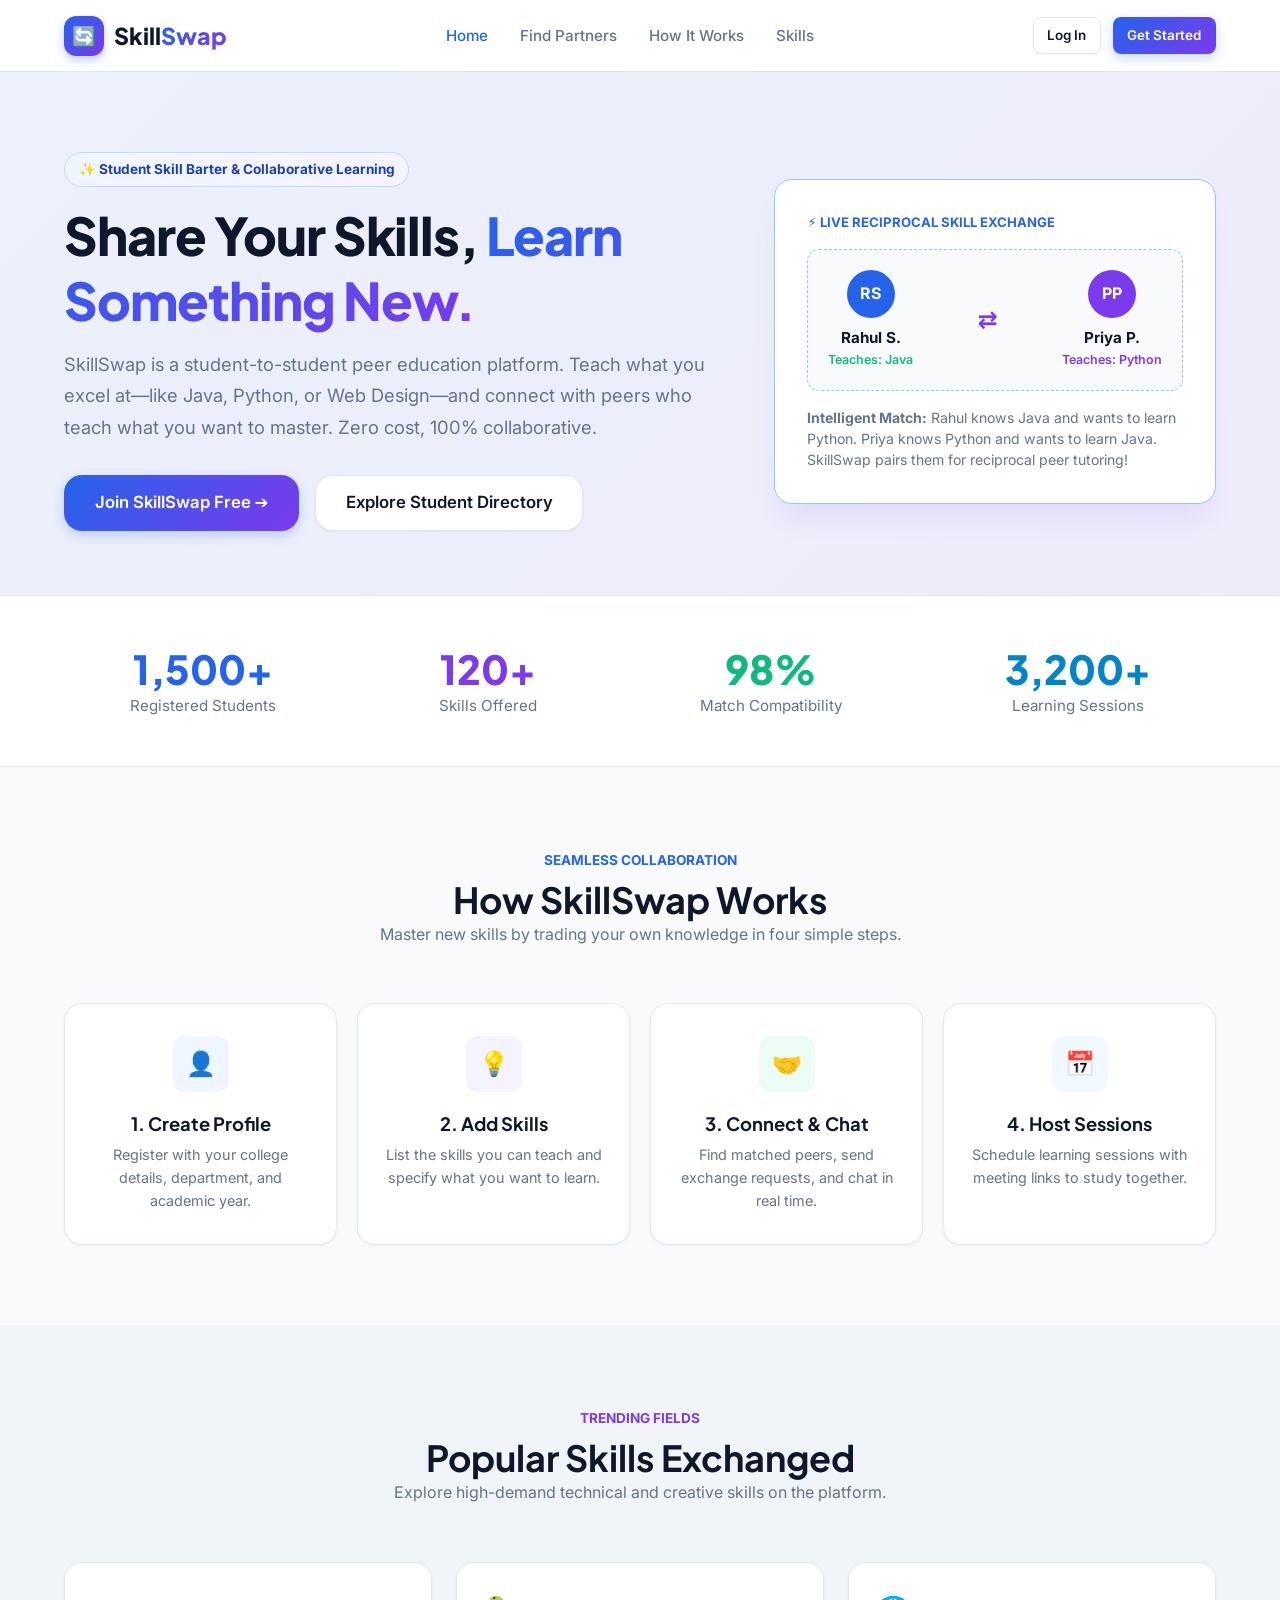
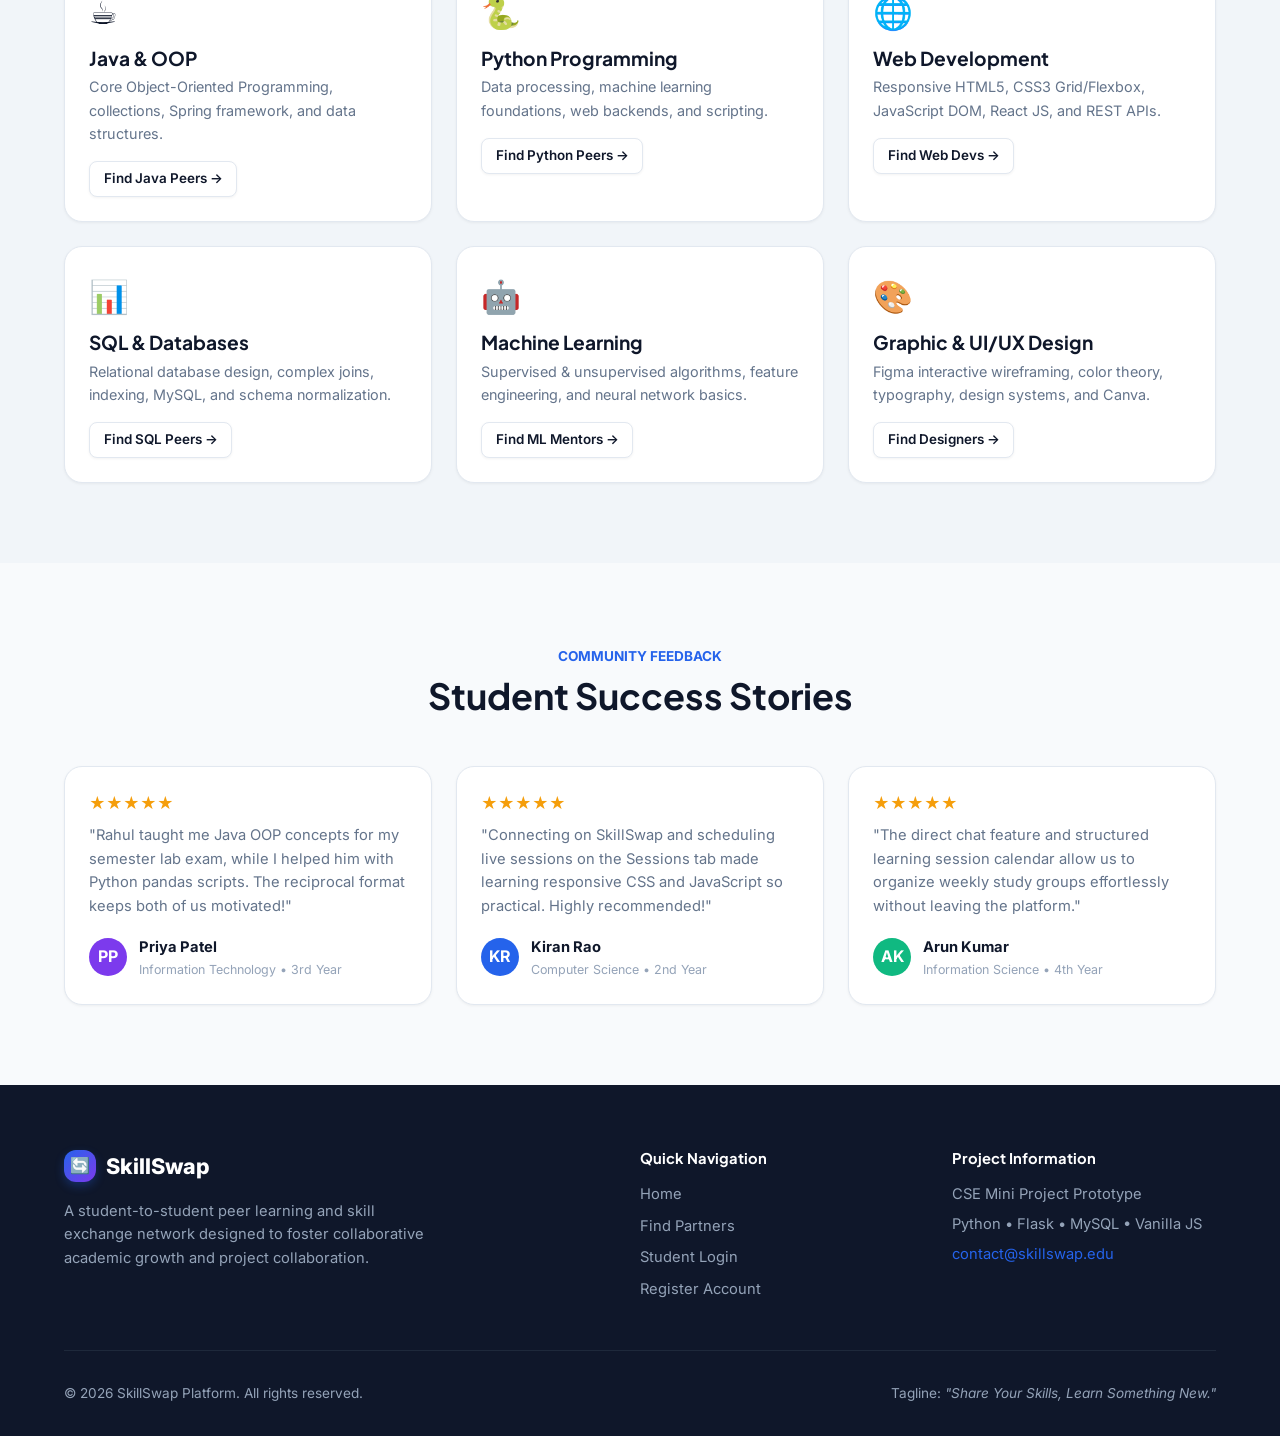
<file: SkillSwap/frontend/index.html>
<!DOCTYPE html>
<html lang="en">
<head>
  <meta charset="UTF-8">
  <meta name="viewport" content="width=device-width, initial-scale=1.0">
  <title>SkillSwap – Student Skill Enhancement and Peer Learning Platform</title>
  <link rel="stylesheet" href="css/style.css">
  <link rel="icon" href="data:image/svg+xml,<svg xmlns='http://www.w3.org/2000/svg' viewBox='0 0 100 100'><text y='.9em' font-size='90'>🔄</text></svg>">
</head>
<body>

  <!-- Public Navigation Bar -->
  <header class="public-nav">
    <div class="container nav-flex">
      <a href="index.html" class="brand-logo">
        <div class="brand-icon">🔄</div>
        <div>Skill<span>Swap</span></div>
      </a>

      <ul class="nav-menu">
        <li><a href="index.html" class="nav-link active">Home</a></li>
        <li><a href="find_partners.html" class="nav-link">Find Partners</a></li>
        <li><a href="#how-it-works" class="nav-link">How It Works</a></li>
        <li><a href="#popular-skills" class="nav-link">Skills</a></li>
      </ul>

      <div style="display: flex; gap: 0.75rem; align-items: center;">
        <a href="login.html" class="btn btn-secondary btn-sm">Log In</a>
        <a href="register.html" class="btn btn-primary btn-sm">Get Started</a>
      </div>
    </div>
  </header>

  <!-- Hero Section -->
  <section style="background: var(--gradient-subtle); padding: 5rem 0 4rem; border-bottom: 1px solid var(--border);">
    <div class="container" style="display: grid; grid-template-columns: 1.2fr 0.8fr; align-items: center; gap: 3rem;">
      <div>
        <span class="badge badge-match" style="margin-bottom: 1rem; font-size: 0.85rem; padding: 0.35rem 0.85rem;">
          ✨ Student Skill Barter & Collaborative Learning
        </span>
        <h1 style="font-size: 3.25rem; font-weight: 800; letter-spacing: -0.02em; margin-bottom: 1rem;">
          Share Your Skills, <span style="background: var(--gradient-main); -webkit-background-clip: text; -webkit-text-fill-color: transparent;">Learn Something New.</span>
        </h1>
        <p style="font-size: 1.15rem; color: var(--text-muted); line-height: 1.7; margin-bottom: 2rem;">
          SkillSwap is a student-to-student peer education platform. Teach what you excel at—like Java, Python, or Web Design—and connect with peers who teach what you want to master. Zero cost, 100% collaborative.
        </p>
        <div style="display: flex; gap: 1rem; flex-wrap: wrap;">
          <a href="register.html" class="btn btn-primary btn-lg">Join SkillSwap Free ➔</a>
          <a href="find_partners.html" class="btn btn-secondary btn-lg">Explore Student Directory</a>
        </div>
      </div>

      <!-- Hero Visual Card -->
      <div class="card" style="padding: 2rem; box-shadow: var(--shadow-xl); border: 1px solid var(--border-focus); margin: 0;">
        <div style="font-size: 0.82rem; font-weight: 700; color: var(--primary); text-transform: uppercase; margin-bottom: 1rem;">
          ⚡ Live Reciprocal Skill Exchange
        </div>
        
        <div style="display: flex; justify-content: space-between; align-items: center; background: var(--bg-body); padding: 1.25rem; border-radius: var(--radius-md); border: 1px dashed var(--border-focus); margin-bottom: 1rem;">
          <div style="text-align: center;">
            <div style="width: 48px; height: 48px; border-radius: 50%; background: var(--primary); color: white; display: flex; align-items: center; justify-content: center; font-weight: 700; margin: 0 auto 0.4rem;">RS</div>
            <strong style="font-size: 0.95rem;">Rahul S.</strong>
            <div style="font-size: 0.78rem; color: var(--success); font-weight: 600;">Teaches: Java</div>
          </div>
          <div style="font-size: 1.5rem; color: var(--purple); font-weight: 800;">⇄</div>
          <div style="text-align: center;">
            <div style="width: 48px; height: 48px; border-radius: 50%; background: var(--purple); color: white; display: flex; align-items: center; justify-content: center; font-weight: 700; margin: 0 auto 0.4rem;">PP</div>
            <strong style="font-size: 0.95rem;">Priya P.</strong>
            <div style="font-size: 0.78rem; color: var(--purple); font-weight: 600;">Teaches: Python</div>
          </div>
        </div>

        <div style="font-size: 0.88rem; color: var(--text-muted); line-height: 1.5;">
          <strong>Intelligent Match:</strong> Rahul knows Java and wants to learn Python. Priya knows Python and wants to learn Java. SkillSwap pairs them for reciprocal peer tutoring!
        </div>
      </div>
    </div>
  </section>

  <!-- Platform Statistics -->
  <section style="padding: 3rem 0; background: white; border-bottom: 1px solid var(--border);">
    <div class="container">
      <div style="display: flex; justify-content: space-around; flex-wrap: wrap; gap: 2rem; text-align: center;">
        <div>
          <h2 style="font-size: 2.5rem; color: var(--primary); font-weight: 800;">1,500+</h2>
          <p style="color: var(--text-muted); font-size: 0.95rem;">Registered Students</p>
        </div>
        <div>
          <h2 style="font-size: 2.5rem; color: var(--purple); font-weight: 800;">120+</h2>
          <p style="color: var(--text-muted); font-size: 0.95rem;">Skills Offered</p>
        </div>
        <div>
          <h2 style="font-size: 2.5rem; color: var(--success); font-weight: 800;">98%</h2>
          <p style="color: var(--text-muted); font-size: 0.95rem;">Match Compatibility</p>
        </div>
        <div>
          <h2 style="font-size: 2.5rem; color: var(--info); font-weight: 800;">3,200+</h2>
          <p style="color: var(--text-muted); font-size: 0.95rem;">Learning Sessions</p>
        </div>
      </div>
    </div>
  </section>

  <!-- How SkillSwap Works -->
  <section id="how-it-works" style="padding: 5rem 0;">
    <div class="container">
      <div style="text-align: center; max-width: 680px; margin: 0 auto 3.5rem;">
        <span style="color: var(--primary); font-weight: 700; font-size: 0.85rem; text-transform: uppercase;">Seamless Collaboration</span>
        <h2 style="font-size: 2.25rem; margin-top: 0.25rem;">How SkillSwap Works</h2>
        <p style="color: var(--text-muted);">Master new skills by trading your own knowledge in four simple steps.</p>
      </div>

      <div class="grid-4">
        <div class="card" style="margin: 0; text-align: center; padding: 2rem 1.5rem;">
          <div style="width: 56px; height: 56px; border-radius: var(--radius-md); background: var(--primary-light); color: var(--primary); display: flex; align-items: center; justify-content: center; font-size: 1.5rem; margin: 0 auto 1.25rem;">👤</div>
          <h4 style="font-size: 1.15rem; margin-bottom: 0.5rem;">1. Create Profile</h4>
          <p style="font-size: 0.9rem; color: var(--text-muted);">Register with your college details, department, and academic year.</p>
        </div>

        <div class="card" style="margin: 0; text-align: center; padding: 2rem 1.5rem;">
          <div style="width: 56px; height: 56px; border-radius: var(--radius-md); background: var(--purple-light); color: var(--purple); display: flex; align-items: center; justify-content: center; font-size: 1.5rem; margin: 0 auto 1.25rem;">💡</div>
          <h4 style="font-size: 1.15rem; margin-bottom: 0.5rem;">2. Add Skills</h4>
          <p style="font-size: 0.9rem; color: var(--text-muted);">List the skills you can teach and specify what you want to learn.</p>
        </div>

        <div class="card" style="margin: 0; text-align: center; padding: 2rem 1.5rem;">
          <div style="width: 56px; height: 56px; border-radius: var(--radius-md); background: var(--success-light); color: var(--success); display: flex; align-items: center; justify-content: center; font-size: 1.5rem; margin: 0 auto 1.25rem;">🤝</div>
          <h4 style="font-size: 1.15rem; margin-bottom: 0.5rem;">3. Connect & Chat</h4>
          <p style="font-size: 0.9rem; color: var(--text-muted);">Find matched peers, send exchange requests, and chat in real time.</p>
        </div>

        <div class="card" style="margin: 0; text-align: center; padding: 2rem 1.5rem;">
          <div style="width: 56px; height: 56px; border-radius: var(--radius-md); background: var(--info-light); color: var(--info); display: flex; align-items: center; justify-content: center; font-size: 1.5rem; margin: 0 auto 1.25rem;">📅</div>
          <h4 style="font-size: 1.15rem; margin-bottom: 0.5rem;">4. Host Sessions</h4>
          <p style="font-size: 0.9rem; color: var(--text-muted);">Schedule learning sessions with meeting links to study together.</p>
        </div>
      </div>
    </div>
  </section>

  <!-- Popular Skills Section -->
  <section id="popular-skills" style="padding: 5rem 0; background: #f1f5f9;">
    <div class="container">
      <div style="text-align: center; max-width: 680px; margin: 0 auto 3.5rem;">
        <span style="color: var(--purple); font-weight: 700; font-size: 0.85rem; text-transform: uppercase;">Trending Fields</span>
        <h2 style="font-size: 2.25rem; margin-top: 0.25rem;">Popular Skills Exchanged</h2>
        <p style="color: var(--text-muted);">Explore high-demand technical and creative skills on the platform.</p>
      </div>

      <div class="grid-3">
        <div class="card" style="margin: 0;">
          <div style="font-size: 2rem; margin-bottom: 0.5rem;">☕</div>
          <h3 style="font-size: 1.2rem; margin-bottom: 0.35rem;">Java & OOP</h3>
          <p style="font-size: 0.9rem; color: var(--text-muted); margin-bottom: 1rem;">Core Object-Oriented Programming, collections, Spring framework, and data structures.</p>
          <a href="find_partners.html?skill=Java" class="btn btn-secondary btn-sm">Find Java Peers →</a>
        </div>

        <div class="card" style="margin: 0;">
          <div style="font-size: 2rem; margin-bottom: 0.5rem;">🐍</div>
          <h3 style="font-size: 1.2rem; margin-bottom: 0.35rem;">Python Programming</h3>
          <p style="font-size: 0.9rem; color: var(--text-muted); margin-bottom: 1rem;">Data processing, machine learning foundations, web backends, and scripting.</p>
          <a href="find_partners.html?skill=Python" class="btn btn-secondary btn-sm">Find Python Peers →</a>
        </div>

        <div class="card" style="margin: 0;">
          <div style="font-size: 2rem; margin-bottom: 0.5rem;">🌐</div>
          <h3 style="font-size: 1.2rem; margin-bottom: 0.35rem;">Web Development</h3>
          <p style="font-size: 0.9rem; color: var(--text-muted); margin-bottom: 1rem;">Responsive HTML5, CSS3 Grid/Flexbox, JavaScript DOM, React JS, and REST APIs.</p>
          <a href="find_partners.html?category=Web%20Development" class="btn btn-secondary btn-sm">Find Web Devs →</a>
        </div>

        <div class="card" style="margin: 0;">
          <div style="font-size: 2rem; margin-bottom: 0.5rem;">📊</div>
          <h3 style="font-size: 1.2rem; margin-bottom: 0.35rem;">SQL & Databases</h3>
          <p style="font-size: 0.9rem; color: var(--text-muted); margin-bottom: 1rem;">Relational database design, complex joins, indexing, MySQL, and schema normalization.</p>
          <a href="find_partners.html?skill=SQL" class="btn btn-secondary btn-sm">Find SQL Peers →</a>
        </div>

        <div class="card" style="margin: 0;">
          <div style="font-size: 2rem; margin-bottom: 0.5rem;">🤖</div>
          <h3 style="font-size: 1.2rem; margin-bottom: 0.35rem;">Machine Learning</h3>
          <p style="font-size: 0.9rem; color: var(--text-muted); margin-bottom: 1rem;">Supervised & unsupervised algorithms, feature engineering, and neural network basics.</p>
          <a href="find_partners.html?category=Data%20Science%20%26%20AI" class="btn btn-secondary btn-sm">Find ML Mentors →</a>
        </div>

        <div class="card" style="margin: 0;">
          <div style="font-size: 2rem; margin-bottom: 0.5rem;">🎨</div>
          <h3 style="font-size: 1.2rem; margin-bottom: 0.35rem;">Graphic & UI/UX Design</h3>
          <p style="font-size: 0.9rem; color: var(--text-muted); margin-bottom: 1rem;">Figma interactive wireframing, color theory, typography, design systems, and Canva.</p>
          <a href="find_partners.html?category=Design%20%26%20UI/UX" class="btn btn-secondary btn-sm">Find Designers →</a>
        </div>
      </div>
    </div>
  </section>

  <!-- Student Testimonials -->
  <section style="padding: 5rem 0;">
    <div class="container">
      <div style="text-align: center; max-width: 680px; margin: 0 auto 3rem;">
        <span style="color: var(--primary); font-weight: 700; font-size: 0.85rem; text-transform: uppercase;">Community Feedback</span>
        <h2 style="font-size: 2.25rem; margin-top: 0.25rem;">Student Success Stories</h2>
      </div>

      <div class="grid-3">
        <div class="card" style="margin: 0;">
          <div style="color: #f59e0b; margin-bottom: 0.5rem;">★★★★★</div>
          <p style="font-size: 0.92rem; color: var(--text-muted); margin-bottom: 1rem;">
            "Rahul taught me Java OOP concepts for my semester lab exam, while I helped him with Python pandas scripts. The reciprocal format keeps both of us motivated!"
          </p>
          <div style="display: flex; gap: 0.75rem; align-items: center;">
            <div style="width: 38px; height: 38px; border-radius: 50%; background: var(--purple); color: white; display: flex; align-items: center; justify-content: center; font-weight: 700;">PP</div>
            <div>
              <strong style="font-size: 0.92rem;">Priya Patel</strong>
              <div style="font-size: 0.78rem; color: var(--text-light);">Information Technology • 3rd Year</div>
            </div>
          </div>
        </div>

        <div class="card" style="margin: 0;">
          <div style="color: #f59e0b; margin-bottom: 0.5rem;">★★★★★</div>
          <p style="font-size: 0.92rem; color: var(--text-muted); margin-bottom: 1rem;">
            "Connecting on SkillSwap and scheduling live sessions on the Sessions tab made learning responsive CSS and JavaScript so practical. Highly recommended!"
          </p>
          <div style="display: flex; gap: 0.75rem; align-items: center;">
            <div style="width: 38px; height: 38px; border-radius: 50%; background: var(--primary); color: white; display: flex; align-items: center; justify-content: center; font-weight: 700;">KR</div>
            <div>
              <strong style="font-size: 0.92rem;">Kiran Rao</strong>
              <div style="font-size: 0.78rem; color: var(--text-light);">Computer Science • 2nd Year</div>
            </div>
          </div>
        </div>

        <div class="card" style="margin: 0;">
          <div style="color: #f59e0b; margin-bottom: 0.5rem;">★★★★★</div>
          <p style="font-size: 0.92rem; color: var(--text-muted); margin-bottom: 1rem;">
            "The direct chat feature and structured learning session calendar allow us to organize weekly study groups effortlessly without leaving the platform."
          </p>
          <div style="display: flex; gap: 0.75rem; align-items: center;">
            <div style="width: 38px; height: 38px; border-radius: 50%; background: var(--success); color: white; display: flex; align-items: center; justify-content: center; font-weight: 700;">AK</div>
            <div>
              <strong style="font-size: 0.92rem;">Arun Kumar</strong>
              <div style="font-size: 0.78rem; color: var(--text-light);">Information Science • 4th Year</div>
            </div>
          </div>
        </div>
      </div>
    </div>
  </section>

  <!-- Footer -->
  <footer style="background: #0f172a; color: #94a3b8; padding: 4rem 0 2rem; font-size: 0.92rem;">
    <div class="container">
      <div style="display: grid; grid-template-columns: 2fr 1fr 1fr; gap: 3rem; margin-bottom: 3rem;">
        <div>
          <div style="display: flex; align-items: center; gap: 0.6rem; color: white; font-size: 1.35rem; font-weight: 800; margin-bottom: 1rem;">
            <div class="brand-icon" style="width: 32px; height: 32px; font-size: 1rem;">🔄</div>
            SkillSwap
          </div>
          <p style="max-width: 380px; line-height: 1.6;">
            A student-to-student peer learning and skill exchange network designed to foster collaborative academic growth and project collaboration.
          </p>
        </div>

        <div>
          <h4 style="color: white; margin-bottom: 1rem;">Quick Navigation</h4>
          <ul style="list-style: none; display: flex; flex-direction: column; gap: 0.5rem;">
            <li><a href="index.html" style="color: #94a3b8;">Home</a></li>
            <li><a href="find_partners.html" style="color: #94a3b8;">Find Partners</a></li>
            <li><a href="login.html" style="color: #94a3b8;">Student Login</a></li>
            <li><a href="register.html" style="color: #94a3b8;">Register Account</a></li>
          </ul>
        </div>

        <div>
          <h4 style="color: white; margin-bottom: 1rem;">Project Information</h4>
          <p style="margin-bottom: 0.4rem;">CSE Mini Project Prototype</p>
          <p style="margin-bottom: 0.4rem;">Python • Flask • MySQL • Vanilla JS</p>
          <p style="color: var(--primary);">contact@skillswap.edu</p>
        </div>
      </div>

      <div style="border-top: 1px solid #1e293b; padding-top: 2rem; display: flex; justify-content: space-between; align-items: center; flex-wrap: wrap; gap: 1rem; font-size: 0.85rem;">
        <div>&copy; 2026 SkillSwap Platform. All rights reserved.</div>
        <div>Tagline: <em>"Share Your Skills, Learn Something New."</em></div>
      </div>
    </div>
  </footer>

  <script src="js/script.js"></script>
</body>
</html>
</file>
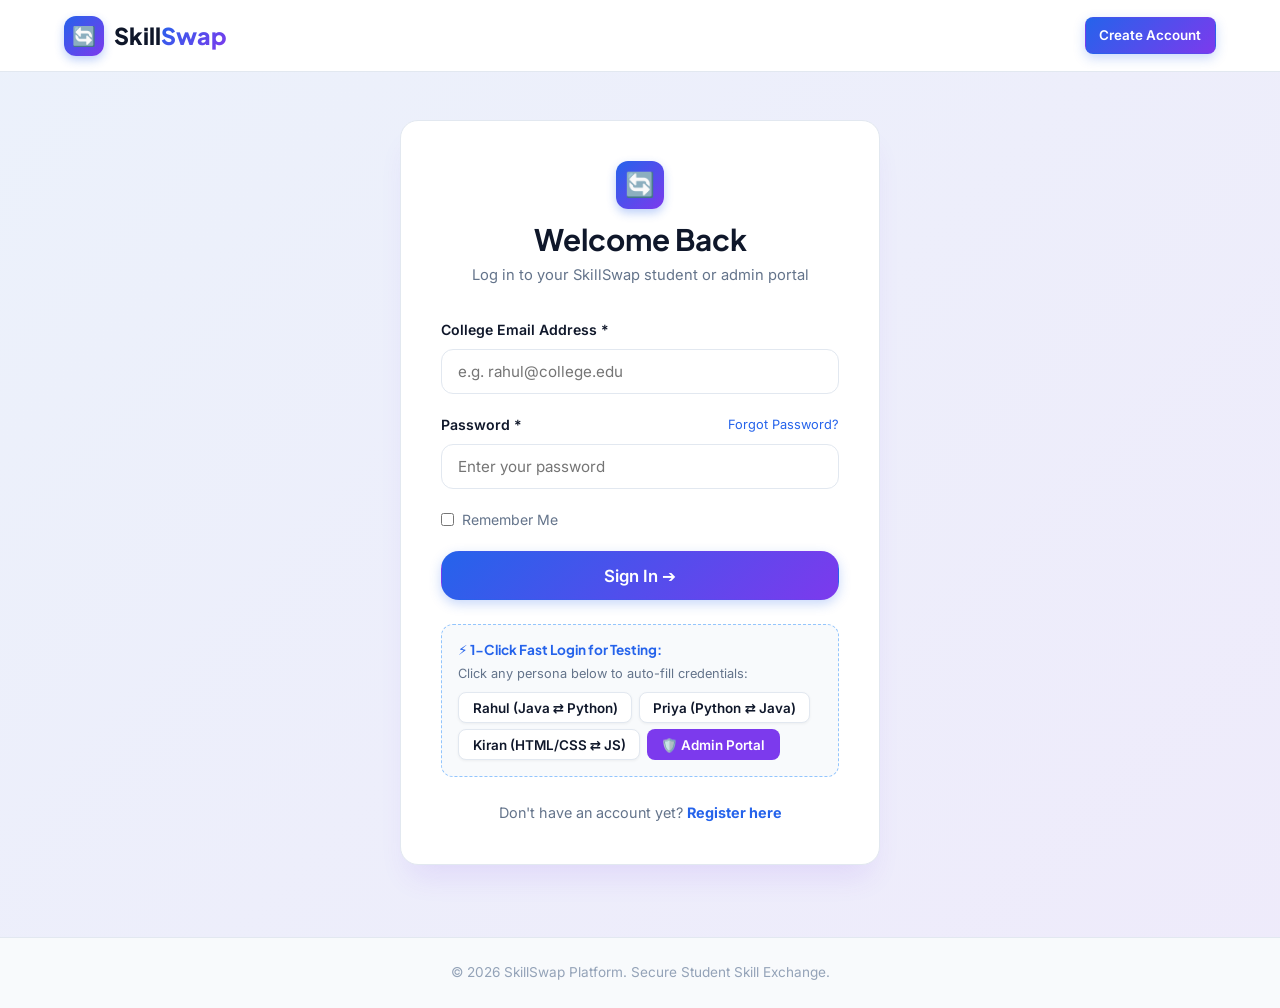
<file: SkillSwap/frontend/login.html>
<!DOCTYPE html>
<html lang="en">
<head>
  <meta charset="UTF-8">
  <meta name="viewport" content="width=device-width, initial-scale=1.0">
  <title>Student & Admin Login – SkillSwap</title>
  <link rel="stylesheet" href="css/style.css">
  <link rel="icon" href="data:image/svg+xml,<svg xmlns='http://www.w3.org/2000/svg' viewBox='0 0 100 100'><text y='.9em' font-size='90'>🔄</text></svg>">
</head>
<body style="display: flex; flex-direction: column; min-height: 100vh;">

  <!-- Public Navbar -->
  <header class="public-nav">
    <div class="container nav-flex">
      <a href="index.html" class="brand-logo">
        <div class="brand-icon">🔄</div>
        <div>Skill<span>Swap</span></div>
      </a>
      <div style="display: flex; gap: 0.75rem;">
        <a href="register.html" class="btn btn-primary btn-sm">Create Account</a>
      </div>
    </div>
  </header>

  <!-- Login Main Container -->
  <main style="flex: 1; display: flex; align-items: center; justify-content: center; padding: 3rem 1.5rem; background: var(--gradient-subtle);">
    <div class="card" style="width: 100%; max-width: 480px; padding: 2.5rem; box-shadow: var(--shadow-xl); border: 1px solid var(--border);">
      <div style="text-align: center; margin-bottom: 2rem;">
        <div class="brand-icon" style="margin: 0 auto 0.75rem; width: 48px; height: 48px; font-size: 1.5rem;">🔄</div>
        <h2 style="font-size: 1.85rem; margin-bottom: 0.35rem;">Welcome Back</h2>
        <p style="color: var(--text-muted); font-size: 0.92rem;">Log in to your SkillSwap student or admin portal</p>
      </div>

      <form id="login-form">
        <div class="form-group">
          <label class="form-label" for="login_email">College Email Address *</label>
          <input type="email" id="login_email" class="form-control" placeholder="e.g. rahul@college.edu" required autocomplete="email">
        </div>

        <div class="form-group">
          <div style="display: flex; justify-content: space-between; align-items: center; margin-bottom: 0.45rem;">
            <label class="form-label" for="login_password" style="margin-bottom: 0;">Password *</label>
            <a href="javascript:void(0)" onclick="showToast('For testing, sample passwords are: password123 (students) or admin123 (admin)', 'info')" style="font-size: 0.8rem; color: var(--primary);">Forgot Password?</a>
          </div>
          <input type="password" id="login_password" class="form-control" placeholder="Enter your password" required autocomplete="current-password">
        </div>

        <div style="display: flex; align-items: center; gap: 0.5rem; margin-bottom: 1.25rem;">
          <input type="checkbox" id="remember_me" style="cursor: pointer;">
          <label for="remember_me" style="font-size: 0.88rem; color: var(--text-muted); cursor: pointer;">Remember Me</label>
        </div>

        <button type="submit" class="btn btn-primary btn-block btn-lg" id="login-submit-btn">
          Sign In ➔
        </button>
      </form>

      <!-- 1-Click Demo Accounts for Testing & Evaluation -->
      <div style="background: var(--bg-body); border: 1px dashed var(--border-focus); border-radius: var(--radius-md); padding: 1rem; margin-top: 1.5rem;">
        <h5 style="font-size: 0.85rem; color: var(--primary); margin-bottom: 0.35rem;">⚡ 1-Click Fast Login for Testing:</h5>
        <p style="font-size: 0.8rem; color: var(--text-muted); margin-bottom: 0.5rem;">
          Click any persona below to auto-fill credentials:
        </p>
        <div style="display: flex; flex-wrap: wrap; gap: 0.4rem;">
          <button type="button" class="btn btn-secondary btn-sm" onclick="quickFill('rahul@college.edu', 'password123')">
            Rahul (Java ⇄ Python)
          </button>
          <button type="button" class="btn btn-secondary btn-sm" onclick="quickFill('priya@college.edu', 'password123')">
            Priya (Python ⇄ Java)
          </button>
          <button type="button" class="btn btn-secondary btn-sm" onclick="quickFill('kiran@college.edu', 'password123')">
            Kiran (HTML/CSS ⇄ JS)
          </button>
          <button type="button" class="btn btn-purple btn-sm" onclick="quickFill('admin@skillswap.edu', 'admin123')">
            🛡️ Admin Portal
          </button>
        </div>
      </div>

      <div style="text-align: center; margin-top: 1.5rem; font-size: 0.9rem; color: var(--text-muted);">
        Don't have an account yet? <a href="register.html" style="font-weight: 700;">Register here</a>
      </div>
    </div>
  </main>

  <footer style="text-align: center; padding: 1.5rem; font-size: 0.85rem; color: var(--text-light); border-top: 1px solid var(--border);">
    &copy; 2026 SkillSwap Platform. Secure Student Skill Exchange.
  </footer>

  <script src="js/script.js"></script>
  <script>
    function quickFill(email, pwd) {
      document.getElementById('login_email').value = email;
      document.getElementById('login_password').value = pwd;
      showToast(`Credentials filled for ${email}`, 'info');
    }

    document.getElementById('login-form').addEventListener('submit', async (e) => {
      e.preventDefault();
      const email = document.getElementById('login_email').value.trim();
      const password = document.getElementById('login_password').value;
      const remember_me = document.getElementById('remember_me').checked;
      const btn = document.getElementById('login-submit-btn');

      btn.disabled = true;
      btn.textContent = 'Authenticating...';

      const res = await apiCall('/api/auth/login', {
        method: 'POST',
        data: { email, password, remember_me }
      });

      btn.disabled = false;
      btn.textContent = 'Sign In ➔';

      if (res.ok && res.success) {
        showToast(res.message, 'success');
        setTimeout(() => {
          if (res.user.role === 'admin') {
            window.location.href = 'admin.html';
          } else {
            window.location.href = 'dashboard.html';
          }
        }, 500);
      } else {
        showToast(res.message || 'Login failed. Invalid credentials.', 'error');
      }
    });
  </script>
</body>
</html>
</file>
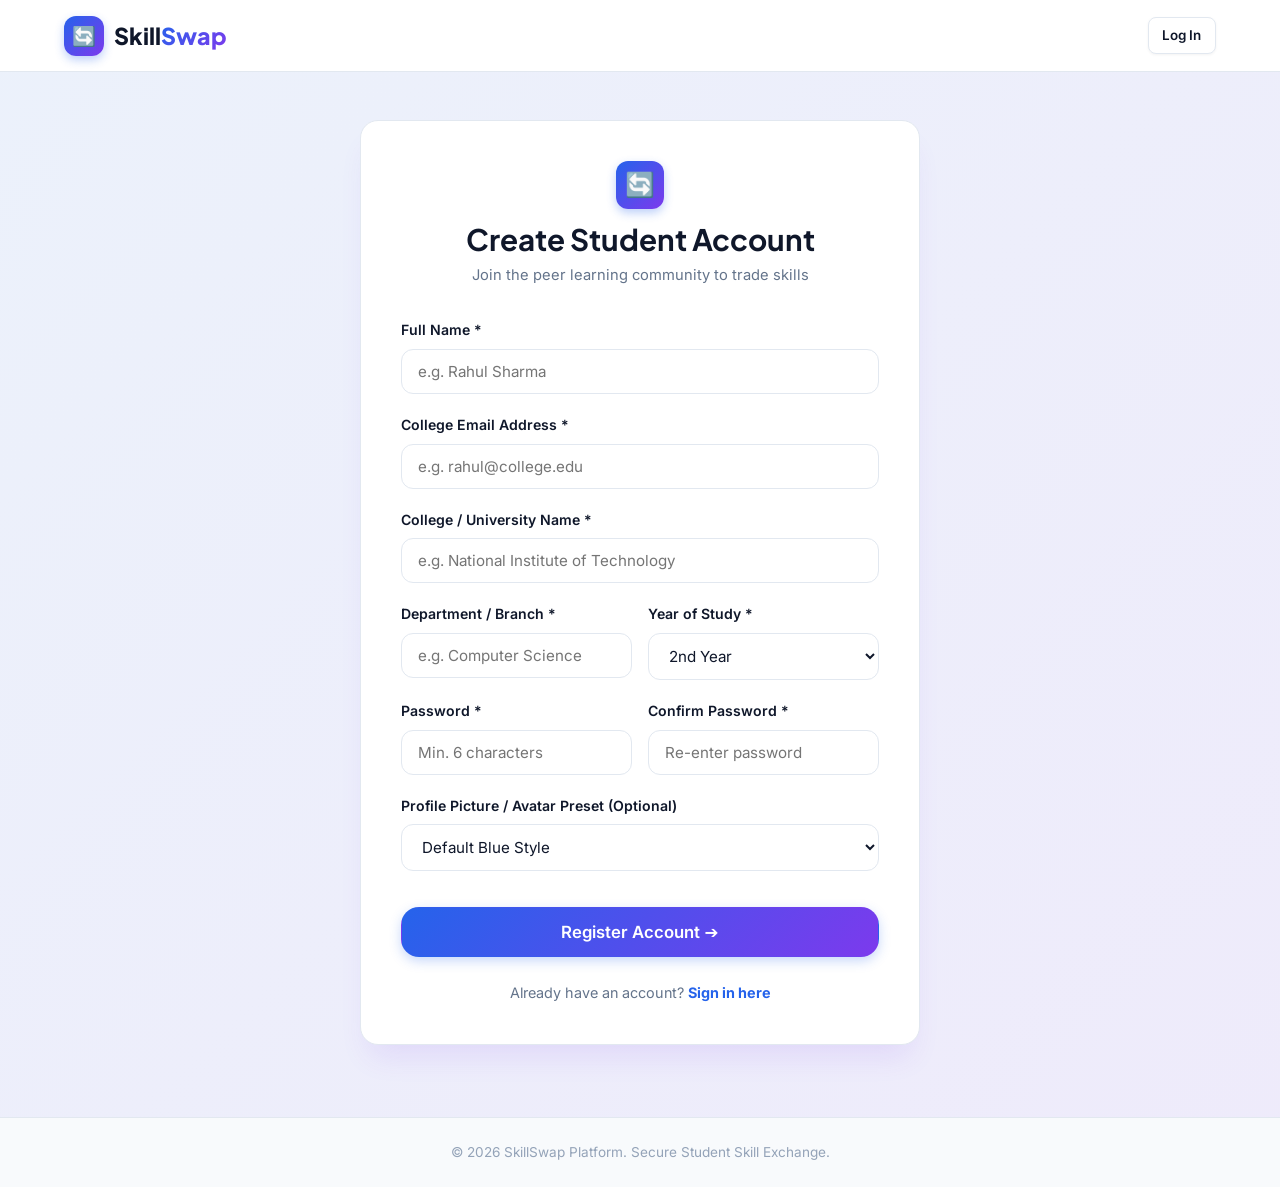
<file: SkillSwap/frontend/register.html>
<!DOCTYPE html>
<html lang="en">
<head>
  <meta charset="UTF-8">
  <meta name="viewport" content="width=device-width, initial-scale=1.0">
  <title>Student Registration – SkillSwap</title>
  <link rel="stylesheet" href="css/style.css">
  <link rel="icon" href="data:image/svg+xml,<svg xmlns='http://www.w3.org/2000/svg' viewBox='0 0 100 100'><text y='.9em' font-size='90'>🔄</text></svg>">
</head>
<body style="display: flex; flex-direction: column; min-height: 100vh;">

  <!-- Public Navbar -->
  <header class="public-nav">
    <div class="container nav-flex">
      <a href="index.html" class="brand-logo">
        <div class="brand-icon">🔄</div>
        <div>Skill<span>Swap</span></div>
      </a>
      <div style="display: flex; gap: 0.75rem;">
        <a href="login.html" class="btn btn-secondary btn-sm">Log In</a>
      </div>
    </div>
  </header>

  <main style="flex: 1; display: flex; align-items: center; justify-content: center; padding: 3rem 1.5rem; background: var(--gradient-subtle);">
    <div class="card" style="width: 100%; max-width: 560px; padding: 2.5rem; box-shadow: var(--shadow-xl); border: 1px solid var(--border);">
      <div style="text-align: center; margin-bottom: 2rem;">
        <div class="brand-icon" style="margin: 0 auto 0.75rem; width: 48px; height: 48px; font-size: 1.5rem;">🔄</div>
        <h2 style="font-size: 1.85rem; margin-bottom: 0.35rem;">Create Student Account</h2>
        <p style="color: var(--text-muted); font-size: 0.92rem;">Join the peer learning community to trade skills</p>
      </div>

      <form id="register-form">
        <div class="form-group">
          <label class="form-label" for="full_name">Full Name *</label>
          <input type="text" id="full_name" class="form-control" placeholder="e.g. Rahul Sharma" required>
        </div>

        <div class="form-group">
          <label class="form-label" for="email">College Email Address *</label>
          <input type="email" id="email" class="form-control" placeholder="e.g. rahul@college.edu" required>
        </div>

        <div class="form-group">
          <label class="form-label" for="college_name">College / University Name *</label>
          <input type="text" id="college_name" class="form-control" placeholder="e.g. National Institute of Technology" required>
        </div>

        <div class="form-row">
          <div class="form-group">
            <label class="form-label" for="department">Department / Branch *</label>
            <input type="text" id="department" class="form-control" placeholder="e.g. Computer Science" required>
          </div>

          <div class="form-group">
            <label class="form-label" for="year_of_study">Year of Study *</label>
            <select id="year_of_study" class="form-control" required>
              <option value="1st Year">1st Year</option>
              <option value="2nd Year" selected>2nd Year</option>
              <option value="3rd Year">3rd Year</option>
              <option value="4th Year">4th Year</option>
              <option value="Postgraduate">Postgraduate</option>
            </select>
          </div>
        </div>

        <div class="form-row">
          <div class="form-group">
            <label class="form-label" for="password">Password *</label>
            <input type="password" id="password" class="form-control" placeholder="Min. 6 characters" required>
          </div>

          <div class="form-group">
            <label class="form-label" for="confirm_password">Confirm Password *</label>
            <input type="password" id="confirm_password" class="form-control" placeholder="Re-enter password" required>
          </div>
        </div>

        <div class="form-group">
          <label class="form-label" for="profile_image">Profile Picture / Avatar Preset (Optional)</label>
          <select id="profile_image" class="form-control">
            <option value="default_avatar.png">Default Blue Style</option>
            <option value="avatar1.png">Avatar Style 1 (Royal Blue)</option>
            <option value="avatar2.png">Avatar Style 2 (Purple)</option>
            <option value="avatar3.png">Avatar Style 3 (Emerald)</option>
            <option value="avatar4.png">Avatar Style 4 (Amber)</option>
            <option value="avatar5.png">Avatar Style 5 (Crimson)</option>
          </select>
        </div>

        <button type="submit" class="btn btn-primary btn-block btn-lg" id="reg-submit-btn" style="margin-top: 1rem;">
          Register Account ➔
        </button>
      </form>

      <div style="text-align: center; margin-top: 1.5rem; font-size: 0.9rem; color: var(--text-muted);">
        Already have an account? <a href="login.html" style="font-weight: 700;">Sign in here</a>
      </div>
    </div>
  </main>

  <footer style="text-align: center; padding: 1.5rem; font-size: 0.85rem; color: var(--text-light); border-top: 1px solid var(--border);">
    &copy; 2026 SkillSwap Platform. Secure Student Skill Exchange.
  </footer>

  <script src="js/script.js"></script>
  <script>
    document.getElementById('register-form').addEventListener('submit', async (e) => {
      e.preventDefault();
      const full_name = document.getElementById('full_name').value.trim();
      const email = document.getElementById('email').value.trim();
      const college_name = document.getElementById('college_name').value.trim();
      const department = document.getElementById('department').value.trim();
      const year_of_study = document.getElementById('year_of_study').value;
      const password = document.getElementById('password').value;
      const confirm_password = document.getElementById('confirm_password').value;
      const profile_image = document.getElementById('profile_image').value;
      const btn = document.getElementById('reg-submit-btn');

      if (password !== confirm_password) {
        showToast('Passwords do not match.', 'error');
        return;
      }

      if (password.length < 6) {
        showToast('Password must be at least 6 characters long.', 'warning');
        return;
      }

      btn.disabled = true;
      btn.textContent = 'Registering...';

      const res = await apiCall('/api/auth/register', {
        method: 'POST',
        data: { full_name, email, college_name, department, year_of_study, password, confirm_password, profile_image }
      });

      btn.disabled = false;
      btn.textContent = 'Register Account ➔';

      if (res.ok && res.success) {
        showToast(res.message, 'success');
        setTimeout(() => {
          window.location.href = 'login.html';
        }, 1200);
      } else {
        showToast(res.message || 'Registration failed.', 'error');
      }
    });
  </script>
</body>
</html>
</file>
<file: SkillSwap/frontend/css/style.css>
/* ===================================================================
   SKILLSWAP - MODERN STUDENT SKILL ENHANCEMENT & PEER LEARNING PLATFORM
   Design: Startup Aesthetic, Blue (#2563eb), Purple (#7c3aed) & White
   Layout: Responsive Public Landing & Sidebar Dashboard Interface
   =================================================================== */

@import url('https://fonts.googleapis.com/css2?family=Plus+Jakarta+Sans:wght@400;500;600;700;800&family=Inter:wght@400;500;600;700&display=swap');

:root {
  /* Color System */
  --primary: #2563eb;
  --primary-hover: #1d4ed8;
  --primary-light: #eff6ff;
  
  --purple: #7c3aed;
  --purple-hover: #6d28d9;
  --purple-light: #f5f3ff;
  
  --accent-blue: #3b82f6;
  --accent-indigo: #4f46e5;
  
  --gradient-main: linear-gradient(135deg, #2563eb 0%, #7c3aed 100%);
  --gradient-subtle: linear-gradient(135deg, rgba(37, 99, 235, 0.06) 0%, rgba(124, 58, 237, 0.08) 100%);
  --gradient-sidebar: linear-gradient(180deg, #0f172a 0%, #1e1b4b 100%);
  
  --success: #10b981;
  --success-light: #ecfdf5;
  --warning: #f59e0b;
  --warning-light: #fffbeb;
  --danger: #ef4444;
  --danger-light: #fef2f2;
  --info: #0284c7;
  --info-light: #f0f9ff;

  /* Surfaces & Borders */
  --bg-body: #f8fafc;
  --bg-card: #ffffff;
  --border: #e2e8f0;
  --border-focus: #93c5fd;

  /* Text Colors */
  --text-main: #0f172a;
  --text-muted: #64748b;
  --text-light: #94a3b8;
  --text-white: #ffffff;

  /* Typography */
  --font-heading: 'Plus Jakarta Sans', system-ui, -apple-system, sans-serif;
  --font-body: 'Inter', system-ui, -apple-system, sans-serif;

  /* Shadows */
  --shadow-sm: 0 1px 3px rgba(0, 0, 0, 0.05);
  --shadow-md: 0 4px 6px -1px rgba(0, 0, 0, 0.06), 0 2px 4px -2px rgba(0, 0, 0, 0.05);
  --shadow-lg: 0 10px 25px -5px rgba(37, 99, 235, 0.08), 0 8px 10px -6px rgba(0, 0, 0, 0.04);
  --shadow-xl: 0 20px 30px -10px rgba(124, 58, 237, 0.12);

  /* Radii */
  --radius-sm: 8px;
  --radius-md: 12px;
  --radius-lg: 18px;
  --radius-xl: 24px;
  --radius-full: 9999px;

  /* Sidebar Layout Dimensions */
  --sidebar-width: 260px;
  --topbar-height: 70px;
}

/* Reset & Box Sizing */
*, *::before, *::after {
  box-sizing: border-box;
  margin: 0;
  padding: 0;
}

html {
  font-size: 16px;
  scroll-behavior: smooth;
}

body {
  font-family: var(--font-body);
  background-color: var(--bg-body);
  color: var(--text-main);
  line-height: 1.6;
  min-height: 100vh;
  -webkit-font-smoothing: antialiased;
}

h1, h2, h3, h4, h5, h6 {
  font-family: var(--font-heading);
  color: var(--text-main);
  font-weight: 700;
  line-height: 1.25;
}

a {
  color: var(--primary);
  text-decoration: none;
  transition: all 0.2s ease;
}

a:hover {
  color: var(--primary-hover);
}

button, input, select, textarea {
  font-family: inherit;
  font-size: inherit;
}

/* Public Navbar */
.public-nav {
  position: sticky;
  top: 0;
  height: 72px;
  background: rgba(255, 255, 255, 0.96);
  backdrop-filter: blur(12px);
  border-bottom: 1px solid var(--border);
  z-index: 100;
  display: flex;
  align-items: center;
}

.container {
  width: 100%;
  max-width: 1200px;
  margin: 0 auto;
  padding: 0 1.5rem;
}

.nav-flex {
  display: flex;
  align-items: center;
  justify-content: space-between;
}

.brand-logo {
  display: flex;
  align-items: center;
  gap: 0.65rem;
  font-family: var(--font-heading);
  font-weight: 800;
  font-size: 1.45rem;
  color: var(--text-main);
}

.brand-icon {
  width: 40px;
  height: 40px;
  border-radius: var(--radius-md);
  background: var(--gradient-main);
  color: white;
  display: flex;
  align-items: center;
  justify-content: center;
  font-size: 1.2rem;
  box-shadow: 0 4px 10px rgba(37, 99, 235, 0.3);
}

.brand-logo span {
  background: var(--gradient-main);
  -webkit-background-clip: text;
  -webkit-text-fill-color: transparent;
}

.nav-menu {
  display: flex;
  align-items: center;
  gap: 2rem;
  list-style: none;
}

.nav-link {
  font-weight: 500;
  color: var(--text-muted);
  font-size: 0.95rem;
}

.nav-link:hover, .nav-link.active {
  color: var(--primary);
}

/* Buttons */
.btn {
  display: inline-flex;
  align-items: center;
  justify-content: center;
  gap: 0.5rem;
  font-weight: 600;
  font-size: 0.92rem;
  padding: 0.65rem 1.25rem;
  border-radius: var(--radius-md);
  cursor: pointer;
  border: 1px solid transparent;
  transition: all 0.2s cubic-bezier(0.16, 1, 0.3, 1);
  outline: none;
  text-align: center;
}

.btn-primary {
  background: var(--gradient-main);
  color: white !important;
  box-shadow: 0 4px 12px rgba(37, 99, 235, 0.25);
}

.btn-primary:hover {
  transform: translateY(-2px);
  box-shadow: 0 6px 18px rgba(37, 99, 235, 0.35);
}

.btn-secondary {
  background: white;
  color: var(--text-main);
  border: 1px solid var(--border);
  box-shadow: var(--shadow-sm);
}

.btn-secondary:hover {
  background: var(--bg-body);
  border-color: #cbd5e1;
  transform: translateY(-2px);
}

.btn-purple {
  background: var(--purple);
  color: white !important;
}

.btn-purple:hover {
  background: var(--purple-hover);
  transform: translateY(-2px);
}

.btn-outline-primary {
  background: transparent;
  border-color: var(--primary);
  color: var(--primary);
}

.btn-outline-primary:hover {
  background: var(--primary-light);
}

.btn-success {
  background: var(--success);
  color: white !important;
}

.btn-success:hover {
  background: #059669;
}

.btn-danger {
  background: var(--danger);
  color: white !important;
}

.btn-danger:hover {
  background: #dc2626;
}

.btn-sm {
  padding: 0.4rem 0.85rem;
  font-size: 0.84rem;
  border-radius: var(--radius-sm);
}

.btn-lg {
  padding: 0.85rem 1.85rem;
  font-size: 1.05rem;
  border-radius: var(--radius-lg);
}

.btn-block {
  width: 100%;
}

/* Badges */
.badge {
  display: inline-flex;
  align-items: center;
  gap: 0.35rem;
  font-size: 0.78rem;
  font-weight: 600;
  padding: 0.25rem 0.65rem;
  border-radius: var(--radius-full);
}

.badge-teach {
  background: #ecfdf5;
  color: #065f46;
  border: 1px solid #a7f3d0;
}

.badge-learn {
  background: #f5f3ff;
  color: #5b21b6;
  border: 1px solid #ddd6fe;
}

.badge-match {
  background: linear-gradient(135deg, #eff6ff 0%, #f5f3ff 100%);
  color: #1e40af;
  border: 1px solid #bfdbfe;
  font-weight: 700;
}

.badge-pending {
  background: var(--warning-light);
  color: #92400e;
  border: 1px solid #fde68a;
}

.badge-accepted {
  background: var(--success-light);
  color: #065f46;
  border: 1px solid #a7f3d0;
}

.badge-rejected {
  background: var(--danger-light);
  color: #991b1b;
  border: 1px solid #fecaca;
}

.badge-upcoming {
  background: var(--info-light);
  color: #0369a1;
  border: 1px solid #bae6fd;
}

/* ===================================================================
   SIDEBAR DASHBOARD LAYOUT (STUDENT & ADMIN)
   =================================================================== */
.app-layout {
  display: flex;
  min-height: 100vh;
}

/* Sidebar */
.sidebar {
  width: var(--sidebar-width);
  background: var(--gradient-sidebar);
  color: white;
  display: flex;
  flex-direction: column;
  position: fixed;
  top: 0;
  bottom: 0;
  left: 0;
  z-index: 1000;
  transition: transform 0.3s ease;
  overflow-y: auto;
}

.sidebar-header {
  padding: 1.5rem 1.25rem;
  border-bottom: 1px solid rgba(255, 255, 255, 0.1);
  display: flex;
  align-items: center;
  gap: 0.75rem;
}

.sidebar-brand-text {
  font-family: var(--font-heading);
  font-size: 1.25rem;
  font-weight: 800;
  color: white;
}

.sidebar-brand-text span {
  color: #a78bfa;
}

.sidebar-menu {
  list-style: none;
  padding: 1rem 0.75rem;
  flex: 1;
}

.sidebar-label {
  font-size: 0.72rem;
  text-transform: uppercase;
  letter-spacing: 0.08em;
  color: #94a3b8;
  padding: 0.75rem 0.75rem 0.35rem;
  font-weight: 700;
}

.sidebar-item {
  margin-bottom: 0.25rem;
}

.sidebar-link {
  display: flex;
  align-items: center;
  gap: 0.85rem;
  padding: 0.65rem 0.85rem;
  color: #cbd5e1;
  font-size: 0.92rem;
  font-weight: 500;
  border-radius: var(--radius-md);
  transition: all 0.2s ease;
}

.sidebar-link:hover {
  background: rgba(255, 255, 255, 0.08);
  color: white;
}

.sidebar-link.active {
  background: var(--gradient-main);
  color: white;
  box-shadow: 0 4px 12px rgba(37, 99, 235, 0.3);
}

.sidebar-icon {
  font-size: 1.15rem;
  display: flex;
  align-items: center;
  justify-content: center;
  width: 22px;
}

.sidebar-badge {
  margin-left: auto;
  background: #ef4444;
  color: white;
  font-size: 0.72rem;
  padding: 0.15rem 0.45rem;
  border-radius: var(--radius-full);
  font-weight: 700;
}

.sidebar-footer {
  padding: 1.25rem;
  border-top: 1px solid rgba(255, 255, 255, 0.1);
  display: flex;
  align-items: center;
  gap: 0.75rem;
}

.sidebar-user-avatar {
  width: 40px;
  height: 40px;
  border-radius: 50%;
  background: var(--gradient-main);
  display: flex;
  align-items: center;
  justify-content: center;
  font-weight: 700;
  color: white;
  font-size: 0.95rem;
  flex-shrink: 0;
}

.sidebar-user-info {
  flex: 1;
  overflow: hidden;
}

.sidebar-user-name {
  font-size: 0.9rem;
  font-weight: 600;
  color: white;
  white-space: nowrap;
  overflow: hidden;
  text-overflow: ellipsis;
}

.sidebar-user-role {
  font-size: 0.75rem;
  color: #94a3b8;
  text-transform: capitalize;
}

/* Main Content Area */
.main-wrapper {
  flex: 1;
  margin-left: var(--sidebar-width);
  display: flex;
  flex-direction: column;
  min-height: 100vh;
}

/* Top Header Bar */
.top-header {
  height: var(--topbar-height);
  background: white;
  border-bottom: 1px solid var(--border);
  position: sticky;
  top: 0;
  z-index: 900;
  display: flex;
  align-items: center;
  justify-content: space-between;
  padding: 0 2rem;
}

.header-left {
  display: flex;
  align-items: center;
  gap: 1rem;
}

.mobile-menu-btn {
  display: none;
  background: none;
  border: none;
  font-size: 1.5rem;
  color: var(--text-main);
  cursor: pointer;
}

.page-heading h2 {
  font-size: 1.35rem;
}

.page-heading p {
  font-size: 0.82rem;
  color: var(--text-muted);
}

.header-right {
  display: flex;
  align-items: center;
  gap: 1.25rem;
}

.header-notif-btn {
  position: relative;
  background: var(--bg-body);
  border: 1px solid var(--border);
  width: 40px;
  height: 40px;
  border-radius: var(--radius-md);
  display: flex;
  align-items: center;
  justify-content: center;
  font-size: 1.2rem;
  color: var(--text-main);
  cursor: pointer;
  transition: all 0.2s ease;
}

.header-notif-btn:hover {
  background: #f1f5f9;
}

.notif-dot {
  position: absolute;
  top: 6px;
  right: 6px;
  width: 9px;
  height: 9px;
  background: #ef4444;
  border-radius: 50%;
  border: 2px solid white;
}

/* Page Content Container */
.page-content {
  padding: 2rem;
  flex: 1;
}

/* Cards & Widgets */
.card {
  background: white;
  border-radius: var(--radius-lg);
  border: 1px solid var(--border);
  box-shadow: var(--shadow-sm);
  padding: 1.5rem;
  margin-bottom: 1.5rem;
}

.card-header-flex {
  display: flex;
  align-items: center;
  justify-content: space-between;
  margin-bottom: 1.25rem;
  padding-bottom: 0.75rem;
  border-bottom: 1px solid var(--border);
}

.card-title {
  font-size: 1.15rem;
  display: flex;
  align-items: center;
  gap: 0.5rem;
}

/* Stats Row */
.stats-grid {
  display: grid;
  grid-template-columns: repeat(auto-fit, minmax(210px, 1fr));
  gap: 1.25rem;
  margin-bottom: 2rem;
}

.stat-card {
  background: white;
  border-radius: var(--radius-lg);
  padding: 1.35rem;
  border: 1px solid var(--border);
  box-shadow: var(--shadow-sm);
  display: flex;
  align-items: center;
  gap: 1.2rem;
  transition: transform 0.2s ease;
}

.stat-card:hover {
  transform: translateY(-3px);
  box-shadow: var(--shadow-md);
}

.stat-icon {
  width: 52px;
  height: 52px;
  border-radius: var(--radius-md);
  display: flex;
  align-items: center;
  justify-content: center;
  font-size: 1.5rem;
  flex-shrink: 0;
}

.stat-icon.blue { background: var(--primary-light); color: var(--primary); }
.stat-icon.purple { background: var(--purple-light); color: var(--purple); }
.stat-icon.amber { background: var(--warning-light); color: var(--warning); }
.stat-icon.green { background: var(--success-light); color: var(--success); }

.stat-data h3 {
  font-size: 1.75rem;
  line-height: 1.1;
  margin-bottom: 0.2rem;
}

.stat-data p {
  font-size: 0.85rem;
  color: var(--text-muted);
  font-weight: 500;
}

/* Grids */
.grid-2 {
  display: grid;
  grid-template-columns: 1fr 1fr;
  gap: 1.5rem;
}

.grid-3 {
  display: grid;
  grid-template-columns: repeat(auto-fit, minmax(320px, 1fr));
  gap: 1.5rem;
}

.grid-4 {
  display: grid;
  grid-template-columns: repeat(auto-fit, minmax(250px, 1fr));
  gap: 1.25rem;
}

/* Form Controls */
.form-group {
  margin-bottom: 1.25rem;
}

.form-row {
  display: grid;
  grid-template-columns: 1fr 1fr;
  gap: 1rem;
}

.form-label {
  display: block;
  font-weight: 600;
  font-size: 0.88rem;
  margin-bottom: 0.45rem;
  color: var(--text-main);
}

.form-control {
  width: 100%;
  padding: 0.75rem 1rem;
  font-size: 0.95rem;
  border-radius: var(--radius-md);
  border: 1px solid var(--border);
  background: white;
  color: var(--text-main);
  transition: all 0.2s ease;
}

.form-control:focus {
  outline: none;
  border-color: var(--primary);
  box-shadow: 0 0 0 3px rgba(37, 99, 235, 0.15);
}

textarea.form-control {
  resize: vertical;
  min-height: 90px;
}

/* Modals */
.modal-overlay {
  position: fixed;
  top: 0;
  left: 0;
  width: 100%;
  height: 100%;
  background: rgba(15, 23, 42, 0.6);
  backdrop-filter: blur(4px);
  z-index: 2000;
  display: flex;
  align-items: center;
  justify-content: center;
  padding: 1.5rem;
  opacity: 0;
  visibility: hidden;
  transition: all 0.25s ease;
}

.modal-overlay.active {
  opacity: 1;
  visibility: visible;
}

.modal-box {
  background: white;
  border-radius: var(--radius-xl);
  max-width: 550px;
  width: 100%;
  max-height: 90vh;
  overflow-y: auto;
  box-shadow: var(--shadow-xl);
  transform: scale(0.95);
  transition: transform 0.25s ease;
}

.modal-overlay.active .modal-box {
  transform: scale(1);
}

.modal-header {
  padding: 1.25rem 1.75rem;
  border-bottom: 1px solid var(--border);
  display: flex;
  align-items: center;
  justify-content: space-between;
}

.modal-close-btn {
  background: none;
  border: none;
  font-size: 1.5rem;
  color: var(--text-muted);
  cursor: pointer;
}

.modal-body {
  padding: 1.75rem;
}

.modal-footer {
  padding: 1.25rem 1.75rem;
  border-top: 1px solid var(--border);
  display: flex;
  justify-content: flex-end;
  gap: 0.75rem;
  background: #f8fafc;
  border-radius: 0 0 var(--radius-xl) var(--radius-xl);
}

/* Toast Notifications */
#toast-container {
  position: fixed;
  bottom: 1.5rem;
  right: 1.5rem;
  z-index: 3000;
  display: flex;
  flex-direction: column;
  gap: 0.75rem;
}

.toast {
  background: white;
  border-radius: var(--radius-md);
  padding: 0.9rem 1.25rem;
  box-shadow: var(--shadow-lg);
  border-left: 4px solid var(--primary);
  display: flex;
  align-items: center;
  gap: 0.75rem;
  min-width: 280px;
  max-width: 400px;
  font-size: 0.92rem;
  font-weight: 500;
  animation: slideIn 0.3s ease;
}

.toast.success { border-left-color: var(--success); }
.toast.error { border-left-color: var(--danger); }
.toast.warning { border-left-color: var(--warning); }

/* Chat Module Layout */
.chat-container {
  display: flex;
  height: calc(100vh - var(--topbar-height) - 4rem);
  background: white;
  border-radius: var(--radius-lg);
  border: 1px solid var(--border);
  overflow: hidden;
  box-shadow: var(--shadow-sm);
}

.chat-contacts {
  width: 320px;
  border-right: 1px solid var(--border);
  display: flex;
  flex-direction: column;
  background: #fdfefe;
}

.chat-contacts-header {
  padding: 1.25rem;
  border-bottom: 1px solid var(--border);
  font-size: 1.1rem;
  font-weight: 700;
}

.contacts-list {
  flex: 1;
  overflow-y: auto;
  list-style: none;
}

.contact-item {
  padding: 1rem 1.25rem;
  border-bottom: 1px solid var(--border);
  display: flex;
  align-items: center;
  gap: 0.85rem;
  cursor: pointer;
  transition: background 0.15s ease;
}

.contact-item:hover, .contact-item.active {
  background: var(--primary-light);
}

.contact-avatar {
  width: 44px;
  height: 44px;
  border-radius: 50%;
  background: var(--gradient-main);
  color: white;
  display: flex;
  align-items: center;
  justify-content: center;
  font-weight: 700;
  font-size: 0.95rem;
  flex-shrink: 0;
}

.contact-info {
  flex: 1;
  overflow: hidden;
}

.contact-name {
  font-weight: 600;
  font-size: 0.95rem;
  margin-bottom: 0.2rem;
}

.contact-snippet {
  font-size: 0.8rem;
  color: var(--text-muted);
  white-space: nowrap;
  overflow: hidden;
  text-overflow: ellipsis;
}

.chat-main {
  flex: 1;
  display: flex;
  flex-direction: column;
}

.chat-header {
  padding: 1rem 1.5rem;
  border-bottom: 1px solid var(--border);
  display: flex;
  align-items: center;
  justify-content: space-between;
  background: white;
}

.chat-messages {
  flex: 1;
  padding: 1.5rem;
  overflow-y: auto;
  display: flex;
  flex-direction: column;
  gap: 1rem;
  background: #f8fafc;
}

.message-bubble {
  max-width: 65%;
  padding: 0.75rem 1rem;
  border-radius: var(--radius-lg);
  font-size: 0.92rem;
  line-height: 1.5;
  position: relative;
}

.message-bubble.sent {
  align-self: flex-end;
  background: var(--gradient-main);
  color: white;
  border-bottom-right-radius: 4px;
}

.message-bubble.received {
  align-self: flex-start;
  background: white;
  border: 1px solid var(--border);
  color: var(--text-main);
  border-bottom-left-radius: 4px;
}

.message-time {
  font-size: 0.7rem;
  margin-top: 0.25rem;
  opacity: 0.8;
  text-align: right;
}

.chat-input-bar {
  padding: 1rem 1.5rem;
  border-top: 1px solid var(--border);
  display: flex;
  gap: 0.75rem;
  background: white;
}

/* Animations */
@keyframes slideIn {
  from { opacity: 0; transform: translateX(20px); }
  to { opacity: 1; transform: translateX(0); }
}

/* Mobile & Tablet Responsiveness */
@media (max-width: 1024px) {
  .sidebar {
    transform: translateX(-100%);
  }
  .sidebar.show {
    transform: translateX(0);
  }
  .main-wrapper {
    margin-left: 0;
  }
  .mobile-menu-btn {
    display: block;
  }
  .grid-2 {
    grid-template-columns: 1fr;
  }
}

@media (max-width: 768px) {
  .chat-container {
    flex-direction: column;
    height: auto;
  }
  .chat-contacts {
    width: 100%;
    height: 200px;
  }
  .form-row {
    grid-template-columns: 1fr;
  }
  .stats-grid {
    grid-template-columns: 1fr;
  }
}
</file>
